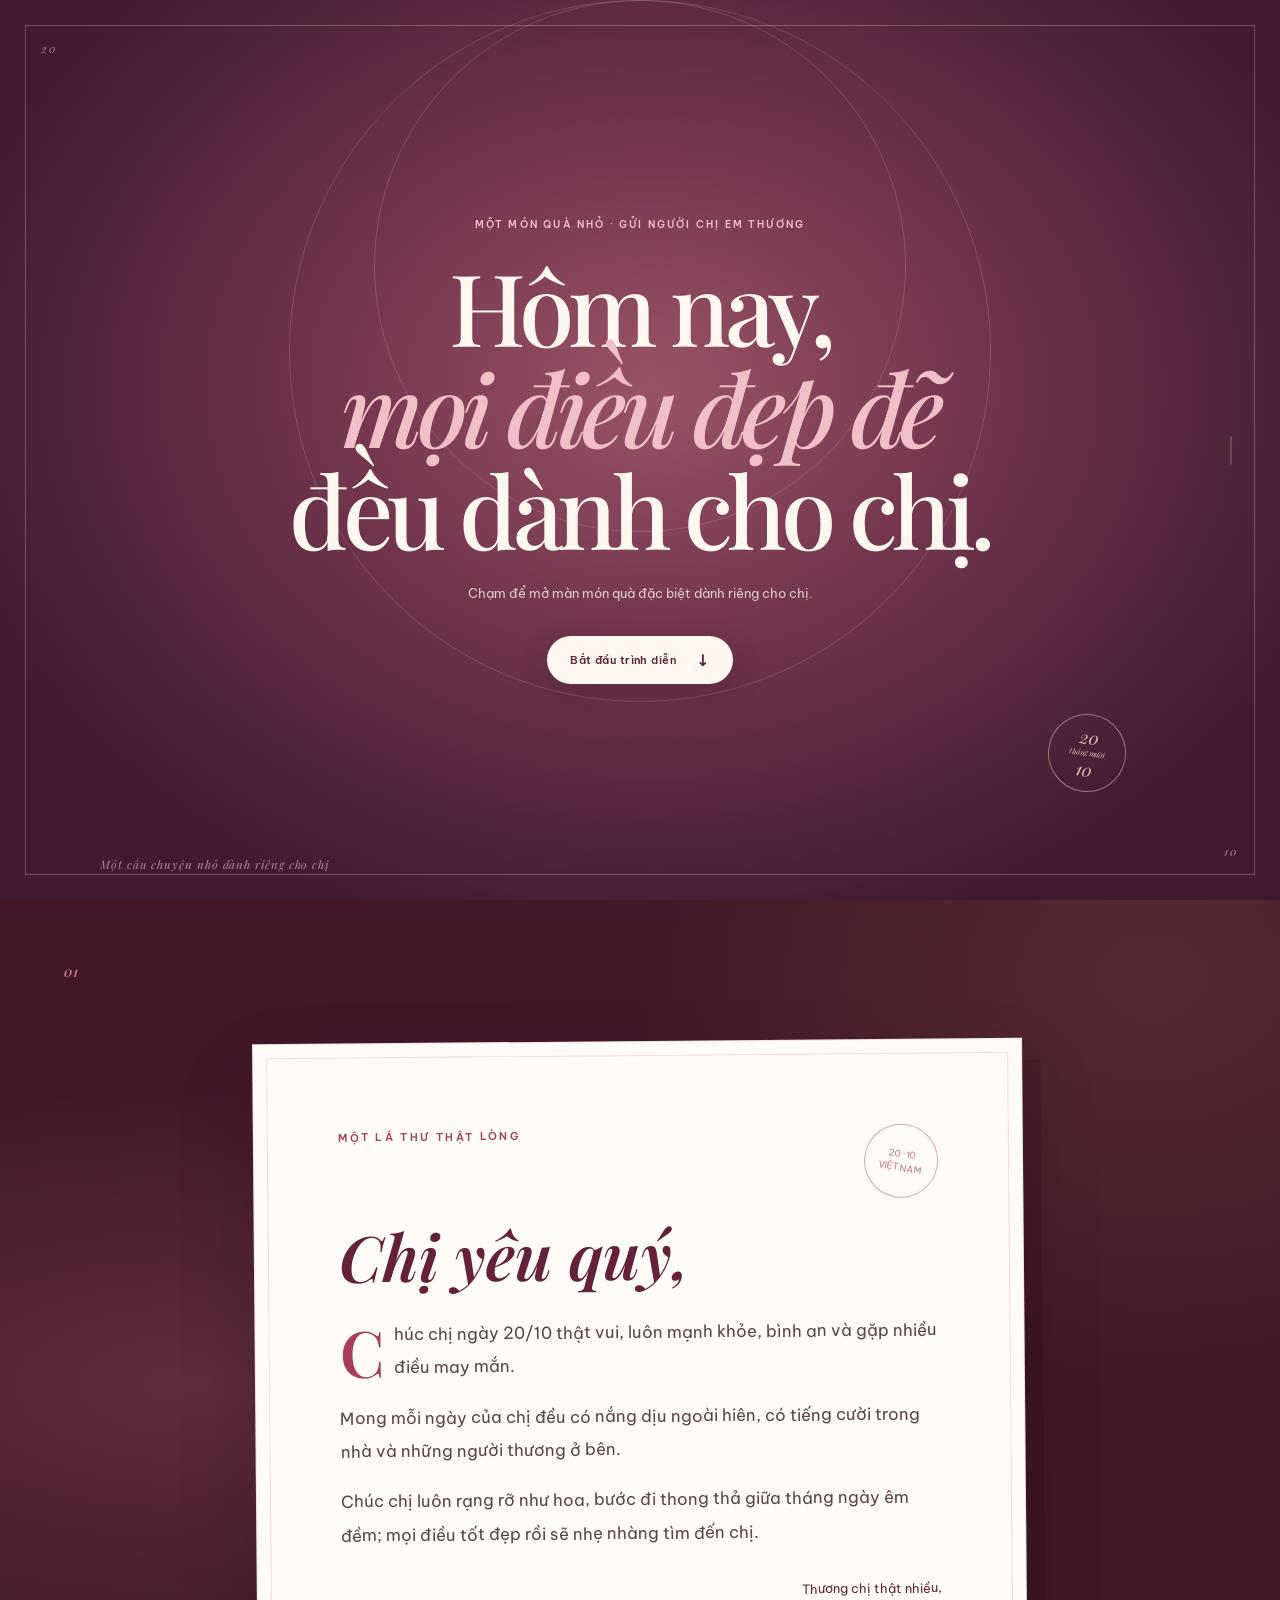
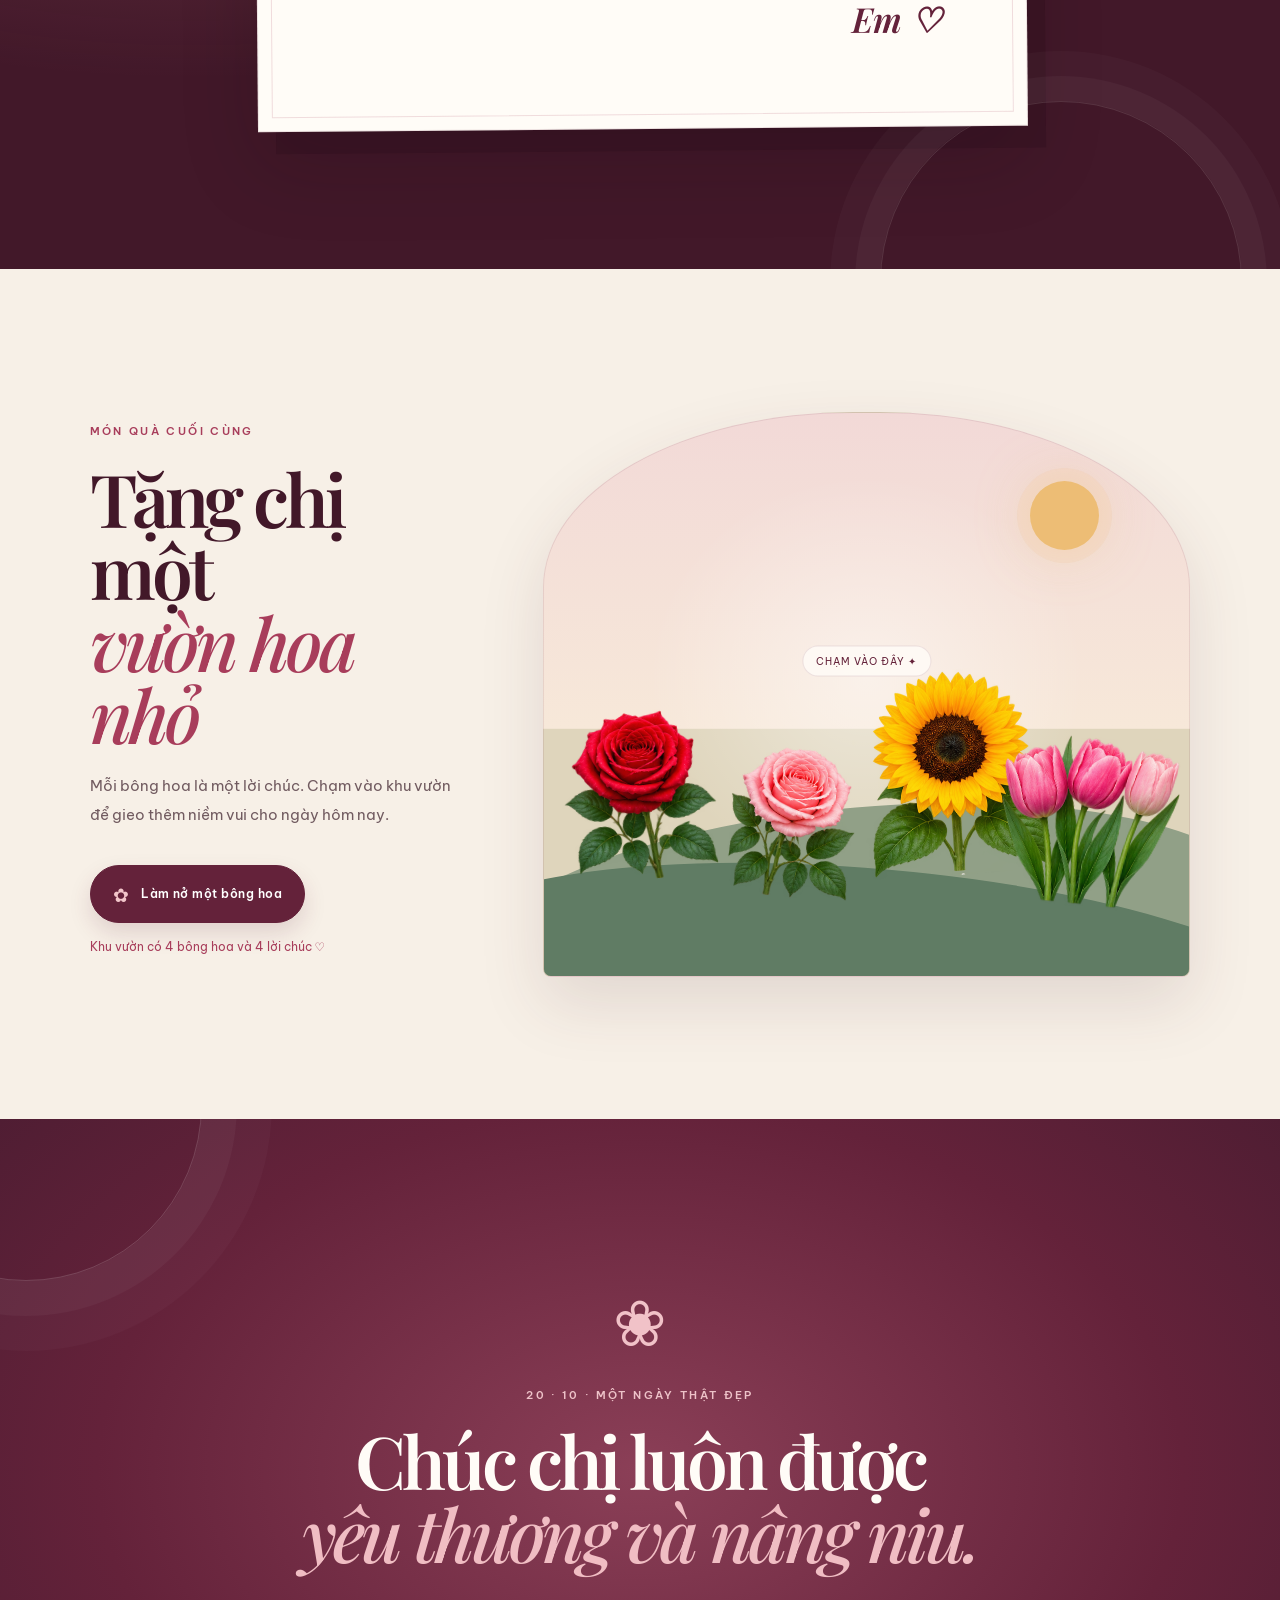
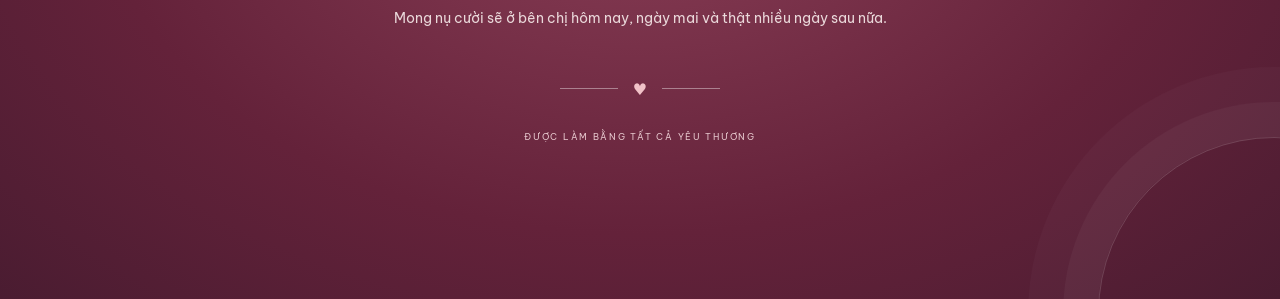
<file: index.html>
<!doctype html>
<html lang="vi">
  <head>
    <meta charset="UTF-8" />
    <meta name="viewport" content="width=device-width, initial-scale=1.0" />
    <meta name="theme-color" content="#64223a" />
    <meta name="description" content="Một món quà nhỏ bằng cả tấm lòng dành tặng chị nhân ngày Phụ nữ Việt Nam 20/10." />
    <title>Gửi chị ngày 20/10</title>
    <link rel="preconnect" href="https://fonts.googleapis.com" />
    <link rel="preconnect" href="https://fonts.gstatic.com" crossorigin />
    <link href="https://fonts.googleapis.com/css2?family=Be+Vietnam+Pro:wght@400;500;600&family=Playfair+Display:ital,wght@0,600;1,500;1,600&display=swap" rel="stylesheet" />
    <link rel="stylesheet" href="styles.css" />
  </head>
  <body class="locked">
    <div class="paper-grain" aria-hidden="true"></div>

    <section class="opening-story" id="openingStory" aria-label="Món quà ngày 20 tháng 10">
      <article class="story-scene story-cover" data-story-scene="0" aria-hidden="false">
        <div class="cover-frame" aria-hidden="true"><span>20</span><i></i><span>10</span></div>
        <div class="cover-copy">
          <p class="story-kicker">Một món quà nhỏ · gửi người chị em thương</p>
          <h1>Hôm nay,<br /><em>mọi điều đẹp đẽ</em><br />đều dành cho chị.</h1>
          <p class="story-subtitle">Chạm để mở màn món quà đặc biệt dành riêng cho chị.</p>
          <button class="story-button" type="button" data-story-next>
            Bắt đầu trình diễn <span>↓</span>
          </button>
        </div>
        <div class="cover-seal" aria-hidden="true"><span>20</span><i>tháng mười</i><span>10</span></div>
        <p class="cover-footnote">Một câu chuyện nhỏ dành riêng cho chị</p>
      </article>

      <article class="story-scene story-magic" data-story-scene="1" aria-label="Đĩa ma pháp 3D mở màn" aria-hidden="true" hidden>
        <iframe class="magic-disc-frame" id="magicDiscFrame" title="Hoạt cảnh đĩa ma pháp 3D" data-src="magic-disc.html" loading="lazy" allow="fullscreen" referrerpolicy="no-referrer"></iframe>
        <div class="magic-photo-burst" aria-hidden="true">
          <img class="magic-photo" src="images/sister-01.jpg" alt="" style="--photo-x:-68vw;--photo-y:-58vh;--photo-delay:0s;--grid-x:calc(0px - min(22vw,14vh));--grid-y:calc(0px - min(22vw,14vh))" />
          <img class="magic-photo" src="images/sister-02.jpg" alt="" style="--photo-x:68vw;--photo-y:-58vh;--photo-delay:1.5s;--grid-x:min(22vw,14vh);--grid-y:calc(0px - min(22vw,14vh))" />
          <img class="magic-photo" src="images/sister-03.jpg" alt="" style="--photo-x:-68vw;--photo-y:58vh;--photo-delay:3s;--grid-x:calc(0px - min(22vw,14vh));--grid-y:min(22vw,14vh)" />
          <img class="magic-photo" src="images/sister-04.jpg" alt="" style="--photo-x:68vw;--photo-y:58vh;--photo-delay:4.5s;--grid-x:min(22vw,14vh);--grid-y:min(22vw,14vh)" />
          <img class="magic-finale-photo" src="images/sister-05.jpg" alt="Chị trong một khoảnh khắc đáng nhớ" />
          <canvas class="magic-flower-canvas" id="magicFlowerCanvas" aria-hidden="true"></canvas>
        </div>
        <svg class="magic-return-threads" viewBox="0 0 100 100" preserveAspectRatio="none" aria-hidden="true">
          <defs><linearGradient id="magicThreadGradient"><stop stop-color="#fff4db"/><stop offset=".55" stop-color="#f3c1d0"/><stop offset="1" stop-color="#e7bb75"/></linearGradient></defs>
          <line class="magic-thread" x1="50" y1="50" x2="-18" y2="-8" pathLength="100" style="--thread-delay:0s" />
          <line class="magic-thread" x1="50" y1="50" x2="118" y2="-8" pathLength="100" style="--thread-delay:.08s" />
          <line class="magic-thread" x1="50" y1="50" x2="-18" y2="108" pathLength="100" style="--thread-delay:.16s" />
          <line class="magic-thread" x1="50" y1="50" x2="118" y2="108" pathLength="100" style="--thread-delay:.24s" />
        </svg>
        <p class="magic-photo-message" aria-hidden="true">từ</p>
        <div class="magic-disc-vignette" aria-hidden="true"></div>
        <button class="story-back" type="button" data-story-prev>← <span>Trở lại</span></button>
      </article>

      <article class="story-scene story-fireworks" data-story-scene="2" aria-hidden="true" hidden>
        <canvas class="fireworks-canvas" id="fireworksCanvas" aria-hidden="true"></canvas>
        <div class="fireworks-halo" aria-hidden="true"></div>
        <div class="fireworks-horizon" aria-hidden="true"></div>
        <div class="fireworks-frame" aria-hidden="true">
          <i class="frame-corner frame-top-left"></i><i class="frame-corner frame-top-right"></i>
          <i class="frame-corner frame-bottom-left"></i><i class="frame-corner frame-bottom-right"></i>
        </div>
        <div class="fireworks-date" aria-hidden="true"><span>20 <i>·</i> 10</span><small>tháng mười</small></div>
        <svg class="fireworks-crest" viewBox="0 0 300 90" aria-hidden="true">
          <g fill="none" stroke="currentColor" stroke-linecap="round" stroke-linejoin="round">
            <path d="M14 69c36 0 42-37 77-37 18 0 28 11 40 23m111 14c-36 0-42-37-77-37-18 0-28 11-40 23"/>
            <path d="M43 58c10-12 21-13 31-5-6 13-17 16-31 5Zm42-19c10-12 21-13 31-5-6 13-17 16-31 5Zm129 19c-10-12-21-13-31-5 6 13 17 16 31 5Zm-42-19c-10-12-21-13-31-5 6 13 17 16 31 5Z"/>
            <path d="M139 37c-12-12-4-23 6-15 6-13 17-8 12 4 15-2 16 10 2 13 8 11-3 18-10 7-9 10-20 2-10-9Z"/>
          </g>
          <circle cx="150" cy="43" r="3" fill="currentColor"/>
        </svg>
        <div class="fireworks-petals" aria-hidden="true"><i></i><i></i><i></i><i></i><i></i><i></i></div>
        <button class="story-back" type="button" data-story-prev>← <span>Trở lại</span></button>
        <div class="fireworks-end-card" aria-hidden="true">
          <span>20 · 10</span>
        </div>
      </article>

      <article class="story-scene story-blossom" data-story-scene="3" aria-hidden="true" hidden>
        <div class="blossom-glow" aria-hidden="true"></div>
        <button class="story-back" type="button" data-story-prev>← <span>Trở lại</span></button>
        <svg class="blossom-bouquet" viewBox="0 0 860 1024" aria-hidden="true" focusable="false">
          <defs><clipPath id="storyBouquetClip"><polygon points="0,0 5,0 501,8 501,16 503,24 503,32 526,40 532,48 683,56 687,64 691,72 696,80 698,88 701,96 704,104 706,112 709,120 712,128 715,136 717,144 720,152 722,160 725,168 727,176 792,184 792,192 792,200 791,208 789,216 787,224 785,232 783,240 781,248 818,256 818,264 818,272 816,280 811,288 807,296 803,304 808,312 822,320 836,328 852,336 853,344 853,352 850,360 844,368 837,376 831,384 824,392 820,400 820,408 817,416 811,424 804,432 797,440 790,448 785,456 798,464 807,472 812,480 813,488 813,496 812,504 806,512 796,520 787,528 776,536 767,544 757,552 746,560 737,568 733,576 726,584 718,592 708,600 704,608 700,616 697,624 693,632 688,640 683,648 678,656 672,664 665,672 658,680 646,688 629,696 568,704 568,712 571,720 580,728 587,736 595,744 602,752 610,760 617,768 625,776 632,784 639,792 644,800 644,808 644,816 643,824 640,832 641,840 650,848 659,856 665,864 672,872 677,880 681,888 685,896 687,904 687,912 684,920 677,928 673,936 671,944 668,952 665,960 662,968 445,976 398,984 399,992 401,1000 401,1008 401,1016 5,1024 0,1024" /></clipPath></defs>
          <image href="images/bouquet-a10.png" width="1536" height="1024" clip-path="url(#storyBouquetClip)" />
        </svg>
        <div class="blossom-copy">
          <p class="story-kicker">Sau ánh sáng là một lời chúc</p>
          <h2>Mong những ngày của chị<br /><em>luôn nở hoa.</em></h2>
          <p>Chúc chị luôn bình yên, rạng rỡ và được yêu thương thật nhiều.</p>
          <button class="story-button" type="button" id="enterGift">
            Mở món quà của em <span>↗</span>
          </button>
        </div>
      </article>
    </section>

    <section class="intro" id="intro" aria-label="Mở phong thư" aria-hidden="true">
      <div class="intro-flower flower-a" aria-hidden="true">✿</div>
      <div class="intro-flower flower-b" aria-hidden="true">❀</div>
      <p class="eyebrow">Một món quà nhỏ · 20 tháng 10</p>
      <button class="envelope" id="openGift" type="button" aria-label="Mở phong thư">
        <span class="envelope-back"></span>
        <span class="letter">
          <span class="letter-mark">Gửi chị</span>
          <span class="tiny-heart">♥</span>
        </span>
        <span class="envelope-front"></span>
        <span class="envelope-flap"></span>
        <span class="wax-seal">20<span>/10</span></span>
      </button>
      <button class="open-label" id="openLabel" type="button">Chạm để mở món quà <span>↗</span></button>
    </section>

    <main id="mainContent" aria-hidden="true">
      <header class="hero">
        <nav class="nav" aria-label="Điều hướng chính">
          <a class="brand" href="#top" aria-label="Về đầu trang">20<span>·</span>10</a>
          <a class="nav-link" href="#garden">Một vườn hoa cho chị <span>↓</span></a>
        </nav>

        <div class="hero-content" id="top">
          <div class="date-card" aria-label="Ngày 20 tháng 10">
            <span>Tháng mười</span>
            <strong>20</strong>
            <small>Ngày Phụ nữ Việt Nam</small>
          </div>
          <div class="hero-copy">
            <p class="eyebrow">Dành riêng cho người chị tuyệt vời</p>
            <h1>Gửi chị,<br /><em>một trời thương mến.</em></h1>
            <p class="lead">Cảm ơn chị vì đã luôn là người lắng nghe, luôn sẵn sàng trả lời câu hỏi của em.</p>
            <a class="text-link" href="#letter">Đọc lời em muốn nói <span>↘</span></a>
          </div>
          <div class="hero-art" aria-hidden="true">
            <div class="art-orbit orbit-one"></div>
            <div class="art-orbit orbit-two"></div>
            <span class="art-caption">For you, always</span>
            <svg class="hero-bouquet" viewBox="0 0 789 1024" aria-hidden="true" focusable="false">
          <defs><clipPath id="heroBouquetClip"><polygon points="0,0 5,0 377,8 478,16 479,24 480,32 482,40 606,48 609,56 693,64 696,72 696,80 695,88 695,96 686,104 686,112 679,120 679,128 677,136 694,144 708,152 721,160 732,168 736,176 736,184 736,192 732,200 735,208 745,216 754,224 759,232 760,240 760,248 757,256 751,264 745,272 740,280 734,288 729,296 724,304 725,312 734,320 743,328 752,336 758,344 762,352 762,360 762,368 754,376 766,384 771,392 771,400 771,408 764,416 755,424 762,432 768,440 772,448 777,456 780,464 782,472 782,480 782,488 772,496 759,504 748,512 735,520 723,528 710,536 698,544 695,552 692,560 689,568 685,576 681,584 675,592 668,600 619,608 615,616 612,624 607,632 601,640 593,648 548,656 555,664 561,672 565,680 571,688 575,696 579,704 583,712 588,720 591,728 591,736 590,744 580,752 557,760 552,768 562,776 571,784 580,792 587,800 595,808 602,816 606,824 606,832 606,840 603,848 602,856 599,864 584,872 582,880 580,888 577,896 576,904 574,912 574,920 573,928 572,936 571,944 568,952 563,960 552,968 541,976 476,984 468,992 394,1000 382,1008 369,1016 5,1024 0,1024" /></clipPath></defs>
          <image href="images/bouquet-a9.png" width="1536" height="1024" clip-path="url(#heroBouquetClip)" />
        </svg>
            <span class="art-note">một bó hoa<br />gửi người em thương</span>
          </div>
        </div>
        <div class="scroll-note"><span></span> Cuộn xuống để nhận thêm yêu thương</div>
      </header>

      <section class="letter-section reveal" id="letter">
        <div class="section-number">01</div>
        <div class="letter-paper">
          <div class="letter-heading">
            <p class="eyebrow">Một lá thư thật lòng</p>
            <span class="postmark">20 · 10<br />VIỆT NAM</span>
          </div>
          <h2>Chị yêu quý,</h2>
          <div class="letter-body">
            <p>Chúc chị ngày 20/10 thật vui, luôn mạnh khỏe, bình an và gặp nhiều điều may mắn.</p>
            <p>Mong mỗi ngày của chị đều có nắng dịu ngoài hiên, có tiếng cười trong nhà và những người thương ở bên.</p>
            <p>Chúc chị luôn rạng rỡ như hoa, bước đi thong thả giữa tháng ngày êm đềm; mọi điều tốt đẹp rồi sẽ nhẹ nhàng tìm đến chị.</p>
          </div>
          <div class="signature">
            <span>Thương chị thật nhiều,</span>
            <strong>Em ♡</strong>
          </div>
        </div>
      </section>

<section class="garden reveal" id="garden" aria-labelledby="garden-title">
        <div class="garden-copy">
          <p class="eyebrow">Món quà cuối cùng</p>
          <h2 id="garden-title">Tặng chị một<br /><em>vườn hoa nhỏ</em></h2>
          <p>Mỗi bông hoa là một lời chúc. Chạm vào khu vườn để gieo thêm niềm vui cho ngày hôm nay.</p>
          <button class="bloom-button" id="bloomButton" type="button">
            <span class="button-icon">✿</span>
            Làm nở một bông hoa
          </button>
          <p class="bloom-count" id="bloomCount" aria-live="polite">Khu vườn có 4 bông hoa và 4 lời chúc ♡</p>
        </div>
        <div class="garden-stage" id="gardenStage" role="group" aria-label="Khu vườn hoa tương tác">
          <div class="sun" aria-hidden="true"></div>
          <div class="hill hill-back" aria-hidden="true"></div>
          <div class="hill hill-front" aria-hidden="true"></div>
          <div class="garden-flower f1" aria-hidden="true"><span class="garden-flower-sprite" data-row="0" style="--flower-col:0"></span></div>
          <div class="garden-flower f2" aria-hidden="true"><span class="garden-flower-sprite" data-row="0" style="--flower-col:1"></span></div>
          <div class="garden-flower f3" aria-hidden="true"><span class="garden-flower-sprite" data-row="1" style="--flower-col:0"></span></div>
          <div class="garden-flower f4" aria-hidden="true"><span class="garden-flower-sprite" data-row="1" style="--flower-col:2"></span></div>
          <span class="garden-hint">chạm vào đây ✦</span>
        </div>
      </section>

      <footer class="closing reveal">
        <div class="closing-flower" aria-hidden="true">❀</div>
        <p class="eyebrow">20 · 10 · Một ngày thật đẹp</p>
        <h2>Chúc chị luôn được<br /><em>yêu thương và nâng niu.</em></h2>
        <p>Mong nụ cười sẽ ở bên chị hôm nay, ngày mai và thật nhiều ngày sau nữa.</p>
        <div class="heart-line"><span></span>♥<span></span></div>
        <small>Được làm bằng tất cả yêu thương</small>
      </footer>
    </main>

    <script src="script.js"></script>
    <script src="autoplay-music.js"></script>
    <script src="visit-notify.js" defer></script>
  </body>
</html>
</file>
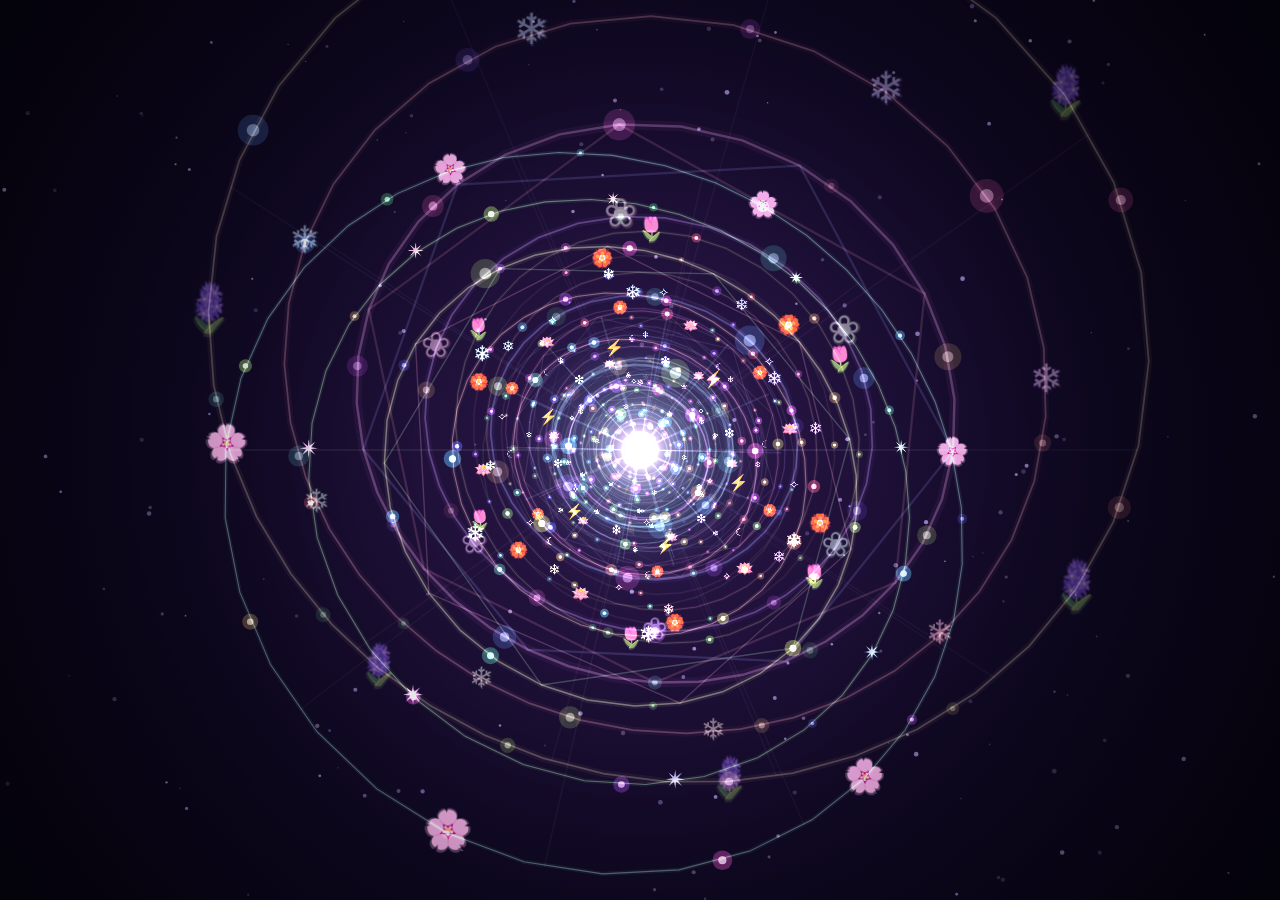
<file: magic-disc.html>
<!DOCTYPE html>
<html lang="vi">
<head>
  <meta charset="UTF-8" />
  <meta name="viewport" content="width=device-width, initial-scale=1.0" />
  <title>Đĩa Ma Pháp 3D · Gửi Chị 20/10</title>
  <style>
    * { box-sizing: border-box; margin: 0; padding: 0; }
    html, body {
      width: 100%;
      height: 100%;
      overflow: hidden;
      background: #04020a;
    }
    canvas#c {
      display: block;
      width: 100vw;
      height: 100vh;
      cursor: pointer;
    }
  </style>
</head>
<body>
  <canvas id="c" title="Chạm hoặc nhấp chuột để kích hoạt lại hiệu ứng bung xoay đĩa mở đầu"></canvas>
  <script>
    const cv = document.getElementById('c');
    const x = cv.getContext('2d');
    const TAU = Math.PI * 2, PI = Math.PI;

    let W = 0, H = 0, CX = 0, CY = 0, F = 860;
    const ZN = 160, ZF = 1850, N = 8, LOOP = 10;
    const RR = [46, 80, 116, 154, 194, 236];
    const PAL = [46, 275, 190, 320, 140, 225, 20];
    const GLYPHS = ['★', '♥', '✦', '✧', '☾', '♪', '●', '❄', '❇', '⚡', '❀', '✴'];
    const ANIMALS = ['🌸', '🌹', '🌺', '🌻', '🌼', '🌷', '🪷', '💐', '🏵️', '🪻'];

    let rs = 424242;
    const rnd = () => {
      rs = (rs * 1664525 + 1013904223) >>> 0;
      return rs / 4294967296;
    };

    // Bảng tra lượng giác cho đường tròn 36 đoạn & 10 đỉnh & 14 tia
    const RING_STEPS = 36;
    const COS_36 = new Float32Array(RING_STEPS + 1);
    const SIN_36 = new Float32Array(RING_STEPS + 1);
    for (let i = 0; i <= RING_STEPS; i++) {
      const a = (i / RING_STEPS) * TAU;
      COS_36[i] = Math.cos(a);
      SIN_36[i] = Math.sin(a);
    }

    const COS_10 = new Float32Array(10);
    const SIN_10 = new Float32Array(10);
    for (let i = 0; i < 10; i++) {
      const a = (i / 10) * TAU;
      COS_10[i] = Math.cos(a);
      SIN_10[i] = Math.sin(a);
    }

    // Lưu đệm (Sprite Cache) cho ký tự và hoa, giữ nguyên 2 lớp vẽ phát sáng như bản gốc
    const spriteCache = new Map();
    function getGlyphSprite(ch, hue) {
      const key = ch + '_' + hue;
      let sp = spriteCache.get(key);
      if (sp) return sp;
      const sz = 64, half = sz * 0.5;
      sp = document.createElement('canvas');
      sp.width = sz;
      sp.height = sz;
      const sc = sp.getContext('2d');
      sc.textAlign = 'center';
      sc.textBaseline = 'middle';
      sc.font = '44px serif';
      sc.fillStyle = 'hsla(' + hue + ',100%,80%,0.35)';
      sc.fillText(ch, half, half);
      sc.font = '39.6px serif';
      sc.fillStyle = 'hsla(' + hue + ',100%,92%,1)';
      sc.fillText(ch, half, half);
      spriteCache.set(key, sp);
      return sp;
    }

    let T = 0, ph = 0, introT = 0;
    let BGC = null, VGC = null;
    const discs = [];
    const stars = [];

    for (let i = 0; i < N; i++) {
      const g1 = GLYPHS[(rnd() * GLYPHS.length) | 0];
      const g2 = GLYPHS[(rnd() * GLYPHS.length) | 0];
      const an = ANIMALS[(rnd() * ANIMALS.length) | 0];
      const spd = RR.map(() => (0.4 + rnd() * 1.5) * (rnd() < 0.5 ? -1 : 1));
      const sc = 0.78 + rnd() * 0.55;
      const hueBase = (rnd() * 360) | 0;
      const rad = RR.map(v => v * sc);
      const hues = [];
      for (let k = 0; k < 20; k++) {
        hues.push((hueBase + k * 42) % 360);
      }
      const rayHues = [];
      for (let m = 0; m < 14; m++) {
        rayHues.push(((hueBase + 40 * Math.sin(m)) % 360 + 360) % 360);
      }

      const gList = [
        { ch: g1, ring: 4, n: 8, fm: 17, sprites: [] },
        { ch: g2, ring: 2, n: 6, fm: 17, sprites: [] },
        { ch: an, ring: 5, n: 6, fm: 24, sprites: [] }
      ];
      for (const gg of gList) {
        for (let m = 0; m < gg.n; m++) {
          gg.sprites.push(getGlyphSprite(gg.ch, hues[gg.ring + m]));
        }
      }

      discs.push({
        off: i / N,
        hueA: PAL[i % PAL.length],
        hueB: PAL[(i + 3) % PAL.length],
        tph: rnd() * TAU,
        spd,
        sc,
        rad,
        hueBase,
        hues,
        rayHues,
        g: gList,
        z: 0
      });
    }

    const sortedDiscs = discs.slice();

    function initStars() {
      stars.length = 0;
      for (let i = 0; i < 180; i++) {
        stars.push({
          x: rnd() * W,
          y: rnd() * H,
          s: 0.6 + rnd() * 1.8,
          p: rnd() * TAU
        });
      }
    }

    function resize() {
      const dpr = Math.min(window.devicePixelRatio || 1, 1.5);
      W = Math.max(1, Math.floor(window.innerWidth * dpr));
      H = Math.max(1, Math.floor(window.innerHeight * dpr));
      cv.width = W;
      cv.height = H;
      CX = W * 0.5;
      CY = H * 0.5;
      F = Math.min(W, H) * 0.8;
      BGC = null;
      VGC = null;
      initStars();
    }

    window.addEventListener('resize', resize);
    resize();

    // Nhấp hoặc chạm vào màn hình để xem lại hiệu ứng bung xoay đĩa lúc đầu
    cv.addEventListener('pointerdown', () => {
      introT = 0;
    });

    // Vector cơ sở 3D tính trực tiếp không tạo mảng phụ
    let U0 = 1, U1 = 0, U2 = 0;
    let V0 = 0, V1 = 1, V2 = 0;
    function updateBasis(tx, ty) {
      const cx = Math.cos(tx), sx = Math.sin(tx);
      const cy = Math.cos(ty), sy = Math.sin(ty);
      U0 = cy;
      U1 = 0;
      U2 = -sy;
      V0 = sx * sy;
      V1 = cx;
      V2 = sx * cy;
    }

    let PX = 0, PY = 0, PS = 0;
    function pOnDiscTrig(Zc, r, c, s) {
      const pz = Zc + r * (c * U2 + s * V2);
      if (pz < ZN * 0.5) return false;
      PS = F / pz;
      PX = CX + r * (c * U0 + s * V0) * PS;
      PY = CY + r * (c * U1 + s * V1) * PS;
      return true;
    }

    function ring3D(Zc, r, spin, ss, hue, al) {
      const cs = Math.cos(spin), sn = Math.sin(spin);
      x.beginPath();
      let first = true;
      for (let i = 0; i <= RING_STEPS; i++) {
        const c = COS_36[i] * cs - SIN_36[i] * sn;
        const s = SIN_36[i] * cs + COS_36[i] * sn;
        if (!pOnDiscTrig(Zc, r, c, s)) continue;
        if (first) {
          x.moveTo(PX, PY);
          first = false;
        } else {
          x.lineTo(PX, PY);
        }
      }
      x.closePath();
      x.strokeStyle = 'hsla(' + hue + ',95%,72%,' + (al * 0.22) + ')';
      x.lineWidth = 4.2 * ss;
      x.stroke();
      x.strokeStyle = 'hsla(' + hue + ',100%,88%,' + al + ')';
      x.lineWidth = 1.1 * ss;
      x.stroke();
    }

    function node3DTrig(Zc, r, c, s, sz, hue, a) {
      if (!pOnDiscTrig(Zc, r, c, s)) return;
      const R = sz * PS;
      x.fillStyle = 'hsla(' + hue + ',100%,68%,' + (a * 0.5) + ')';
      x.beginPath();
      x.arc(PX, PY, R * 2.2, 0, TAU);
      x.fill();
      x.fillStyle = 'hsla(' + hue + ',100%,93%,' + a + ')';
      x.beginPath();
      x.arc(PX, PY, R * 0.9, 0, TAU);
      x.fill();
    }

    function drawDisc3D(d, spinBoost, scaleOpen, GA) {
      const p = (ph + d.off) % 1;
      const Zc = ZF - p * (ZF - ZN);
      let al = 1;
      if (Zc > ZF - 300) al = (ZF - Zc) / 300;
      if (Zc < 480) al = Math.max(0, (Zc - ZN) / (480 - ZN));
      al *= GA;
      if (al <= 0.005) return;

      const pr = 0.6 + 0.4 * Math.sin(ph * TAU * 2 + d.off * 6);
      updateBasis(
        0.42 * Math.sin(ph * TAU + d.tph),
        0.32 * Math.cos(ph * TAU * 0.7 + d.tph)
      );
      const ss = Math.min(4.5, Math.max(0.5, (F / Zc) * 0.9));
      const rad = d.rad;
      const hues = d.hues;
      const phTau = (ph * TAU + spinBoost) * 0.5;
      const phTau3 = ph * TAU * 3;

      // 1. Vẽ 6 vòng đa sắc + 10 hạt sáng xoay đa sắc trên mỗi vòng
      for (let k = 0; k < 6; k++) {
        const r = rad[k] * scaleOpen;
        const spin = d.spd[k] * phTau;
        const hue = hues[k];
        ring3D(Zc, r, spin, ss * (k % 3 ? 0.8 : 1.1), hue, 0.5 * pr * al);

        const cs = Math.cos(spin), sn = Math.sin(spin);
        for (let i = 0; i < 10; i++) {
          const tw = 0.4 + 0.6 * Math.abs(Math.sin(phTau3 + i + k));
          const c = COS_10[i] * cs - SIN_10[i] * sn;
          const s = SIN_10[i] * cs + COS_10[i] * sn;
          node3DTrig(
            Zc,
            r,
            c,
            s,
            (i % 2 ? 1.5 : 2.3) * tw + 0.5,
            hues[k + i],
            0.75 * tw * al
          );
        }
      }

      // 2. Vẽ 10 đường nan hoa nối từ vòng trong ra vòng ngoài
      const r0 = rad[0] * scaleOpen;
      const r5 = rad[5] * scaleOpen;
      x.lineWidth = 0.7 * ss;
      for (let i = 0; i < 10; i++) {
        if (!pOnDiscTrig(Zc, r0, COS_10[i], SIN_10[i])) continue;
        const x0 = PX, y0 = PY;
        if (!pOnDiscTrig(Zc, r5, COS_10[i], SIN_10[i])) continue;
        x.strokeStyle = 'hsla(' + hues[i % 6] + ',90%,78%,' + (0.1 * pr * al) + ')';
        x.beginPath();
        x.moveTo(x0, y0);
        x.lineTo(PX, PY);
        x.stroke();
      }

      // 3. Vẽ 2 vòng lục giác ma pháp xoay ở giữa
      const r3 = rad[3] * scaleOpen;
      for (let t = 0; t < 2; t++) {
        x.strokeStyle = 'hsla(' + hues[t ? 1 : 4] + ',100%,82%,' + (0.32 * pr * al) + ')';
        x.lineWidth = 1.1 * ss;
        x.beginPath();
        let f0 = true;
        const baseA = t * (PI / 6) + d.spd[3] * phTau;
        for (let i = 0; i <= 6; i++) {
          const A = (i / 6) * TAU + baseA;
          if (pOnDiscTrig(Zc, r3, Math.cos(A), Math.sin(A))) {
            if (f0) {
              x.moveTo(PX, PY);
              f0 = false;
            } else {
              x.lineTo(PX, PY);
            }
          }
        }
        x.closePath();
        x.stroke();
      }

      // 4. Vẽ các ký tự & bông hoa xoay tròn trên từng vòng (dùng Sprite Cache siêu mượt)
      const prevAlpha = x.globalAlpha;
      x.globalAlpha = 0.9 * al;
      for (let gIdx = 0; gIdx < d.g.length; gIdx++) {
        const gg = d.g[gIdx];
        const spin = d.spd[gg.ring] * phTau;
        const r = rad[gg.ring] * scaleOpen;
        const n = gg.n;
        for (let i = 0; i < n; i++) {
          const A = (i / n) * TAU + spin;
          if (!pOnDiscTrig(Zc, r, Math.cos(A), Math.sin(A))) continue;
          const fs = Math.max(8, Math.min(52, gg.fm * PS));
          const drawSz = fs * 1.45;
          x.drawImage(gg.sprites[i], PX - drawSz * 0.5, PY - drawSz * 0.5, drawSz, drawSz);
        }
      }
      x.globalAlpha = prevAlpha;

      // 5. Vẽ tâm sáng và 14 tia sáng xoay ngược chiều ở tâm đĩa
      if (Zc >= ZN * 0.5) {
        const cpScale = F / Zc;
        const cr = Math.max(1, rad[1] * scaleOpen * cpScale * 1.1);
        const g = x.createRadialGradient(CX, CY, 0, CX, CY, cr);
        g.addColorStop(0, 'rgba(255,255,255,' + (0.5 * pr * al) + ')');
        g.addColorStop(0.35, 'hsla(' + d.hueA + ',100%,75%,' + (0.22 * pr * al) + ')');
        g.addColorStop(1, 'rgba(0,0,0,0)');
        x.fillStyle = g;
        x.beginPath();
        x.arc(CX, CY, cr, 0, TAU);
        x.fill();

        const rRay = rad[1] * scaleOpen * 0.9;
        x.lineWidth = 0.8 * ss;
        for (let i = 0; i < 14; i++) {
          const A = (i / 14) * TAU - phTau;
          if (!pOnDiscTrig(Zc, rRay, Math.cos(A), Math.sin(A))) continue;
          x.strokeStyle = 'hsla(' + d.rayHues[i] + ',100%,85%,' + (0.25 * pr * al) + ')';
          x.beginPath();
          x.moveTo(CX, CY);
          x.lineTo(PX, PY);
          x.stroke();
        }
      }
    }

    function drawBG() {
      if (!BGC) {
        BGC = document.createElement('canvas');
        BGC.width = W;
        BGC.height = H;
        const b = BGC.getContext('2d');
        const g = b.createRadialGradient(CX, CY, 40, CX, CY, Math.max(W, H) * 0.75);
        g.addColorStop(0, '#2a1748');
        g.addColorStop(0.45, '#110926');
        g.addColorStop(1, '#04020a');
        b.fillStyle = g;
        b.fillRect(0, 0, W, H);
      }
      x.drawImage(BGC, 0, 0);
    }

    function drawStars() {
      for (let i = 0; i < stars.length; i++) {
        const s = stars[i];
        const tw = 0.3 + 0.7 * (0.5 + 0.5 * Math.sin(T * 2.2 + s.p));
        x.fillStyle = 'rgba(212,202,255,' + (tw * 0.6) + ')';
        x.beginPath();
        x.arc(s.x, s.y, s.s, 0, TAU);
        x.fill();
      }
    }

    let lastTime = performance.now();
    let animationFrameId = 0;
    let animationPaused = false;
    window.addEventListener('message', (event) => {
      if (event.source !== window.parent) return;
      if (event.data?.type === 'pause-magic-disc') {
        animationPaused = true;
        window.cancelAnimationFrame(animationFrameId);
      } else if (event.data?.type === 'resume-magic-disc' && animationPaused) {
        animationPaused = false;
        lastTime = performance.now();
        animationFrameId = window.requestAnimationFrame(frame);
      }
    });
    function frame(now) {
      const dt = Math.min(0.05, Math.max(0.001, (now - lastTime) * 0.001)) * 1.8;
      lastTime = now;
      T += dt;
      introT += dt;
      ph = (T % LOOP) / LOOP;

      // Hiệu ứng bung xoay đĩa + chớp sáng mở đầu (0 -> 1.6s)
      const introProgress = Math.min(1, introT / 1.4);
      const easeOut = 1 - Math.pow(1 - introProgress, 3);
      const spinBoost = (1 - easeOut) * 2.8;
      const scaleOpen = 0.25 + 0.75 * easeOut;
      const GA = Math.min(1, introT / 0.9);

      x.globalCompositeOperation = 'source-over';
      drawBG();

      x.globalCompositeOperation = 'lighter';
      drawStars();

      for (let i = 0; i < N; i++) {
        const d = sortedDiscs[i];
        d.z = ZF - ((ph + d.off) % 1) * (ZF - ZN);
      }
      sortedDiscs.sort((a, b) => b.z - a.z);

      for (let i = 0; i < N; i++) {
        drawDisc3D(sortedDiscs[i], spinBoost, scaleOpen, GA);
      }

      // Chớp sáng (flash) lúc đĩa mới bung xoay lúc đầu
      if (introT < 0.75) {
        const fp = introT / 0.75;
        const fg = x.createRadialGradient(CX, CY, 0, CX, CY, Math.max(W, H) * 0.65);
        fg.addColorStop(0, 'rgba(195,235,255,' + (0.65 * (1 - fp)) + ')');
        fg.addColorStop(1, 'rgba(0,0,0,0)');
        x.fillStyle = fg;
        x.fillRect(0, 0, W, H);
      }

      x.globalCompositeOperation = 'source-over';
      if (!VGC) {
        VGC = document.createElement('canvas');
        VGC.width = W;
        VGC.height = H;
        const b = VGC.getContext('2d');
        const vg = b.createRadialGradient(CX, CY, Math.min(W, H) * 0.25, CX, CY, Math.max(W, H) * 0.75);
        vg.addColorStop(0, 'rgba(0,0,0,0)');
        vg.addColorStop(1, 'rgba(0,0,0,0.65)');
        b.fillStyle = vg;
        b.fillRect(0, 0, W, H);
      }
      x.drawImage(VGC, 0, 0);

      animationFrameId = requestAnimationFrame(frame);
    }

    animationFrameId = requestAnimationFrame(frame);
  </script>
</body>
</html>
</file>
<file: styles.css>
:root {
  --wine: #64223a;
  --wine-dark: #421829;
  --berry: #a83d5b;
  --rose: #d78691;
  --petal: #f1d8d9;
  --pearl: #fffaf3;
  --cream: #f7f0e7;
  --paper: #fffcf7;
  --ink: #3b2930;
  --muted: #806b70;
  --sage: #526c58;
  --sage-light: #9ba98a;
  --gold: #d9a650;
  --serif: "Playfair Display", Georgia, serif;
  --sans: "Be Vietnam Pro", system-ui, sans-serif;
  color-scheme: light;
}

* { box-sizing: border-box; }
html { scroll-behavior: smooth; scroll-padding-top: 28px; }
body { margin: 0; overflow-x: hidden; background: var(--cream); color: var(--ink); font-family: var(--sans); -webkit-font-smoothing: antialiased; }
body.locked { overflow: hidden; }
button, a { -webkit-tap-highlight-color: transparent; }
a { color: inherit; }
button:focus-visible, a:focus-visible { outline: 3px solid #d9a650; outline-offset: 5px; }
::selection { background: #e9bdc4; color: var(--wine-dark); }

.paper-grain { position: fixed; inset: 0; z-index: 100; pointer-events: none; opacity: .11; mix-blend-mode: multiply; background-image: url("data:image/svg+xml,%3Csvg viewBox='0 0 180 180' xmlns='http://www.w3.org/2000/svg'%3E%3Cfilter id='n'%3E%3CfeTurbulence type='fractalNoise' baseFrequency='.8' numOctaves='3' stitchTiles='stitch'/%3E%3C/filter%3E%3Crect width='100%25' height='100%25' filter='url(%23n)' opacity='.12'/%3E%3C/svg%3E"); }
.eyebrow { margin: 0; color: var(--berry); font-size: .67rem; font-weight: 600; letter-spacing: .22em; line-height: 1.8; text-transform: uppercase; }

/* Opening card */
.intro { position: fixed; inset: 0; z-index: 50; display: grid; place-content: center; justify-items: center; overflow: hidden; background: radial-gradient(ellipse at 50% 46%, #fffaf2 0, var(--cream) 68%); transition: transform 1s cubic-bezier(.77,0,.18,1), opacity .8s ease; }
.intro.opened { transform: translateY(-105%); opacity: 0; pointer-events: none; }
.intro::before, .intro::after { position: absolute; width: min(65vw, 620px); aspect-ratio: 1; border: 1px solid rgba(100,34,58,.09); border-radius: 50%; content: ""; }
.intro::after { width: min(48vw, 450px); }
.intro .eyebrow { z-index: 2; margin: 0 0 46px; text-align: center; }
.intro-flower { position: absolute; color: var(--rose); font: 4rem var(--serif); opacity: .17; animation: slow-spin 24s linear infinite; }
.flower-a { top: 12%; left: 9%; }.flower-b { right: 8%; bottom: 10%; animation-direction: reverse; }
.envelope { position: relative; z-index: 2; width: min(370px, 75vw); aspect-ratio: 1.48; padding: 0; border: 0; background: none; cursor: pointer; filter: drop-shadow(0 28px 24px rgba(66,24,41,.15)); perspective: 1000px; }
.envelope-back, .envelope-front, .envelope-flap { position: absolute; inset: 0; border-radius: 5px; }
.envelope-back { background: #e2b6ae; }
.letter { position: absolute; z-index: 1; top: 7%; right: 8%; left: 8%; display: grid; height: 82%; place-content: center; gap: 10px; border: 1px solid rgba(100,34,58,.12); background: var(--paper); transition: transform .7s .35s ease; }
.letter-mark { color: var(--wine); font: italic 2.2rem var(--serif); }.tiny-heart { color: var(--rose); font-size: .85rem; }
.envelope-front { z-index: 3; background: #efd0c9; clip-path: polygon(0 36%,50% 75%,100% 36%,100% 100%,0 100%); }
.envelope-front::after { position: absolute; inset: 0; background: #e8c0b8; clip-path: polygon(0 100%,50% 58%,100% 100%); content: ""; }
.envelope-flap { z-index: 4; background: #f0d4cb; clip-path: polygon(0 0,100% 0,50% 62%); transform-origin: top; transition: transform .65s cubic-bezier(.4,0,.2,1); }
.wax-seal { position: absolute; z-index: 5; top: 52%; left: 50%; display: grid; width: 61px; aspect-ratio: 1; place-content: center; border-radius: 50%; background: var(--wine); box-shadow: inset 0 0 0 4px rgba(255,255,255,.12),0 5px 8px rgba(66,13,26,.18); color: #fff7e8; font: 600 1rem var(--serif); translate: -50% -50%; transition: opacity .3s, transform .3s; }
.wax-seal span { display: block; font-size: .62em; text-align: center; }
.envelope:hover .wax-seal { transform: scale(1.06) rotate(-3deg); }
.envelope.is-opening .envelope-flap { z-index: 0; transform: rotateX(180deg); }.envelope.is-opening .letter { transform: translateY(-52%); }.envelope.is-opening .wax-seal { opacity: 0; transform: scale(.5); }
.open-label { position: relative; z-index: 2; margin-top: 39px; padding: 12px 18px; border: 1px solid rgba(100,34,58,.25); border-radius: 99px; background: rgba(255,252,247,.55); color: var(--wine); cursor: pointer; font: 500 .68rem var(--sans); letter-spacing: .14em; text-transform: uppercase; transition: background .25s, color .25s, transform .25s; }
.open-label:hover { transform: translateY(-2px); background: var(--wine); color: white; }.open-label span { margin-left: 8px; }

/* Hero */
.hero { position: relative; display: flex; min-height: max(760px,100svh); flex-direction: column; overflow: hidden; background: radial-gradient(ellipse at 77% 45%, #fff9f2 0, #f5e9df 38%, #f2e7dd 68%, #f7f0e7 100%); }
.hero::before { position: absolute; top: 17%; right: -12%; width: min(65vw,860px); aspect-ratio: 1; border: 1px solid rgba(168,61,91,.12); border-radius: 50%; content: ""; box-shadow: 0 0 0 35px rgba(168,61,91,.025), 0 0 0 90px rgba(168,61,91,.02); }
.nav { position: relative; z-index: 3; display: flex; height: 82px; align-items: center; justify-content: space-between; padding: 0 clamp(24px,7vw,108px); border-bottom: 1px solid rgba(100,34,58,.14); }
.brand { color: var(--wine); font: 600 1.45rem var(--serif); text-decoration: none; letter-spacing: -.04em; }.brand span { color: var(--rose); margin: 0 2px; }
.nav-link { color: var(--wine); font-size: .66rem; letter-spacing: .12em; text-decoration: none; text-transform: uppercase; }.nav-link span { margin-left: 8px; transition: transform .2s; }.nav-link:hover span { display: inline-block; transform: translateY(3px); }
.hero-content { position: relative; display: grid; width: min(1280px,88vw); min-height: 690px; flex: 1; grid-template-columns: minmax(105px,.48fr) minmax(350px,1fr) minmax(370px,1fr); align-items: center; gap: clamp(16px,3.5vw,54px); margin: 0 auto; padding: 45px 0 72px; }
.date-card { position: relative; z-index: 2; align-self: center; width: 118px; padding: 15px 5px 18px; border-top: 1px solid var(--berry); border-bottom: 1px solid var(--berry); color: var(--wine); text-align: center; transform: rotate(-5deg); }
.date-card span,.date-card small { display: block; font-size: .52rem; letter-spacing: .15em; line-height: 1.8; text-transform: uppercase; }.date-card strong { display: block; font: 600 clamp(4.5rem,7vw,6.7rem)/.94 var(--serif); letter-spacing: -.08em; }.date-card small { margin-top: 4px; font-size: .48rem; }
.hero-copy { position: relative; z-index: 2; padding: 22px 0; }.hero-copy .eyebrow { max-width: 320px; }.hero-copy h1,.garden h2,.closing h2 { margin: 20px 0 25px; color: var(--wine-dark); font: 600 clamp(3.45rem,6.25vw,6.5rem)/.99 var(--serif); letter-spacing: -.055em; }
.hero-copy h1 em,.garden h2 em,.closing h2 em { color: var(--berry); font-weight: 500; }
.lead { max-width: 480px; margin: 0; color: #715b60; font: 400 clamp(.94rem,1.2vw,1.1rem)/1.9 var(--sans); }
.text-link { display: inline-flex; align-items: center; gap: 14px; margin-top: 26px; padding: 0 0 8px; border-bottom: 1px solid var(--berry); color: var(--wine); font-size: .68rem; letter-spacing: .12em; text-decoration: none; text-transform: uppercase; }.text-link span { font-size: 1rem; transition: transform .2s; }.text-link:hover span { transform: translate(3px,3px); }
.hero-art { position: relative; display: grid; width: min(100%,520px); aspect-ratio: .84; place-items: center; justify-self: center; isolation: isolate; }
.hero-art::before { position: absolute; inset: 12% 8%; z-index: -1; border-radius: 50%; background: radial-gradient(ellipse,rgba(236,195,202,.46),rgba(236,195,202,0) 68%); content: ""; filter: blur(14px); }
.art-orbit { position: absolute; inset: 8%; border: 1px solid rgba(168,61,91,.13); border-radius: 50%; transform: rotate(-18deg) scaleX(.74); }.orbit-two { inset: 14% 2% 13% 18%; border-color: rgba(217,166,80,.29); transform: rotate(21deg) scaleX(.68); }
.hero-bouquet { position: relative; display: block; width: 100%; height: auto; max-height: 600px; overflow: hidden; filter: drop-shadow(0 18px 18px rgba(92,43,66,.13)); animation: flower-float 7s ease-in-out infinite; }
.art-caption { position: absolute; z-index: 1; top: 17%; right: -2%; color: var(--wine); font: italic 1rem var(--serif); transform: rotate(7deg); }.art-note { position: absolute; right: 0; bottom: 10%; color: #846870; font: italic .77rem/1.7 var(--serif); letter-spacing: .03em; text-align: right; }
.scroll-note { position: absolute; bottom: 18px; left: 50%; color: #816e70; font-size: .58rem; letter-spacing: .13em; text-transform: uppercase; translate: -50% 0; white-space: nowrap; }.scroll-note span { display: inline-block; width: 34px; margin: 0 10px 3px 0; border-top: 1px solid #a88e8d; }

/* Letter */
.letter-section,.garden { position: relative; padding: clamp(96px,11vw,158px) clamp(24px,7vw,108px); }
.section-number { position: absolute; top: 61px; left: clamp(24px,5vw,75px); color: var(--rose); font: italic 500 .9rem var(--serif); letter-spacing: .1em; }
.letter-section { overflow: hidden; background: var(--wine-dark); }
.letter-section::before { position: absolute; inset: 0; background: radial-gradient(ellipse at 15% 50%,rgba(216,134,145,.19),transparent 43%),radial-gradient(ellipse at 90% 8%,rgba(217,166,80,.13),transparent 32%); content: ""; }
.letter-section::after { position: absolute; right: 3%; bottom: -20%; width: 360px; aspect-ratio: 1; border: 1px solid rgba(255,250,243,.12); border-radius: 50%; content: ""; box-shadow: 0 0 0 25px rgba(255,250,243,.035),0 0 0 50px rgba(255,250,243,.025); }
.letter-paper { position: relative; width: min(770px,100%); margin: auto; padding: clamp(43px,7vw,84px); border: 1px solid rgba(100,34,58,.11); background: var(--paper); box-shadow: 18px 22px 0 rgba(34,8,22,.2), 0 35px 80px rgba(19,7,14,.16); transform: rotate(-.5deg); }
.letter-paper::before { position: absolute; inset: 13px; border: 1px solid rgba(168,61,91,.17); content: ""; pointer-events: none; }.letter-heading { display: flex; align-items: flex-start; justify-content: space-between; }.postmark { display: grid; width: 74px; aspect-ratio: 1; place-content: center; border: 1px solid rgba(168,61,91,.45); border-radius: 50%; color: rgba(168,61,91,.68); font-size: .58rem; line-height: 1.55; text-align: center; transform: rotate(10deg); }
.letter-paper h2 { margin: 20px 0 28px; color: var(--wine); font: italic 600 clamp(2.6rem,5vw,4.2rem)/1.05 var(--serif); }.letter-body { color: #58464a; font: 400 clamp(.96rem,1.3vw,1.08rem)/2 var(--sans); }.letter-body p { margin: 0 0 17px; }.letter-body p:first-child::first-letter { float: left; padding: 8px 9px 0 0; color: var(--berry); font: 600 4rem/.8 var(--serif); }
.signature { display: flex; flex-direction: column; align-items: flex-end; margin-top: 33px; color: var(--wine); }.signature span { font-size: .8rem; }.signature strong { font: italic 600 2.15rem var(--serif); }

/* Interactive garden */
.garden { display: grid; min-height: 850px; grid-template-columns: minmax(290px,.72fr) minmax(440px,1.28fr); align-items: center; gap: clamp(45px,7vw,100px); overflow: hidden; background: #f7f0e7; }.garden-copy { position: relative; z-index: 2; max-width: 470px; }.garden h2 { margin-bottom: 22px; font-size: clamp(3.3rem,5.7vw,5.8rem); }.garden-copy>p:not(.eyebrow):not(.bloom-count) { color: #715b60; font-size: .94rem; line-height: 1.9; }
.bloom-button { display: inline-flex; align-items: center; gap: 12px; margin-top: 20px; padding: 15px 22px; border: 1px solid var(--wine); border-radius: 99px; background: var(--wine); box-shadow: 0 10px 22px rgba(100,34,58,.15); color: white; cursor: pointer; font: 600 .74rem var(--sans); letter-spacing: .04em; transition: transform .22s,background .22s,box-shadow .22s; }.bloom-button:hover { transform: translateY(-3px); background: var(--wine-dark); box-shadow: 0 15px 28px rgba(100,34,58,.2); }.bloom-button:active { transform: scale(.98); }.button-icon { color: #f2c6ca; font: 1.2rem var(--serif); }.bloom-count { min-height: 1.4em; margin-top: 16px; color: var(--berry); font-size: .73rem; }
.garden-stage { position: relative; min-height: 565px; overflow: hidden; border: 1px solid rgba(100,34,58,.1); border-radius: 48% 48% 8px 8px / 31% 31% 8px 8px; background: linear-gradient(180deg,#f2d9d7 0%,#f7e8d9 56%,#dfd5bc 56.2%,#dfd5bc 100%); box-shadow: 0 26px 65px rgba(85,50,55,.13); cursor: crosshair; isolation: isolate; }
.garden-stage::before { position: absolute; inset: 0; background: radial-gradient(ellipse at 50% 47%,rgba(255,255,255,.45),transparent 48%); content: ""; pointer-events: none; }.sun { position: absolute; top: 12%; right: 14%; width: 69px; aspect-ratio: 1; border-radius: 50%; background: #edbd75; box-shadow: 0 0 0 13px rgba(237,189,117,.12),0 0 55px rgba(237,189,117,.38); }
.hill { position: absolute; right: -12%; bottom: -16%; left: -12%; border-radius: 50% 50% 0 0; }.hill-back { height: 46%; background: #91a087; transform: rotate(-5deg); }.hill-front { right: -20%; bottom: -20%; left: -17%; height: 39%; background: #607c64; transform: rotate(5deg); }
.garden-hint { position: absolute; z-index: 7; top: 44%; left: 50%; padding: 8px 13px; border: 1px solid rgba(100,34,58,.11); border-radius: 99px; background: rgba(255,252,247,.82); color: var(--wine); font-size: .62rem; letter-spacing: .1em; text-transform: uppercase; translate: -50% -50%; transition: opacity .35s; }
.garden-flower,.new-flower { position: absolute; z-index: 3; bottom: 17%; width: calc(var(--flower-height,180px) * 1.09425); height: var(--flower-height,180px); translate: -50% 0; transform: rotate(var(--lean,0deg)); transform-origin: bottom center; pointer-events: none; animation: bloom-in .7s cubic-bezier(.2,.9,.3,1.3) both; }
.garden-flower-sprite { display: block; width: 100%; height: 100%; background-image: url("images/garden-flowers-a12.png"); background-size: 300% 308.2262%; background-position: calc(var(--flower-col,0) * 50%) 0%; background-repeat: no-repeat; }
/* Frame the visible rows individually so neighboring flower tips never bleed in. */
.garden-flower-sprite[data-row="1"] { background-size: 300% 310.6218%; background-position-y: 48.4625%; }
.garden-flower-sprite[data-row="2"] { background-size: 300% 289.6135%; background-position-y: 100%; }
.f1 { left: 16%; --flower-height: 175px; --lean: -8deg; }.f2 { left: 37%; bottom: 14%; --flower-height: 155px; --lean: 7deg; }.f3 { left: 64%; bottom: 18%; --flower-height: 205px; --lean: -4deg; }.f4 { left: 84%; bottom: 12%; --flower-height: 175px; --lean: 6deg; }
.petal-fall { position: fixed; z-index: 90; width: 13px; height: 22px; border-radius: 80% 0 80% 20%; background: var(--petal-color); pointer-events: none; animation: petal-fall 2.8s ease-in forwards; }

/* Closing */
.closing { position: relative; display: grid; min-height: 780px; padding: 110px 24px; place-content: center; justify-items: center; overflow: hidden; background: radial-gradient(ellipse at 50% 45%,#8b3f57 0,var(--wine) 60%,#4a1c31 100%); color: var(--paper); text-align: center; }
.closing::before,.closing::after { position: absolute; width: 350px; aspect-ratio: 1; border: 1px solid rgba(255,255,255,.16); border-radius: 50%; content: ""; }.closing::before { top: -190px; left: -150px; box-shadow: 0 0 0 35px rgba(255,255,255,.035),0 0 0 70px rgba(255,255,255,.025); }.closing::after { right: -170px; bottom: -190px; box-shadow: 0 0 0 35px rgba(255,255,255,.035),0 0 0 70px rgba(255,255,255,.025); }
.closing .eyebrow { color: #edc2c8; }.closing h2 { margin: 19px 0 22px; color: var(--paper); font-size: clamp(3.1rem,5.7vw,5.8rem); }.closing h2 em { color: #f0bdc3; }.closing>p:not(.eyebrow) { max-width: 570px; color: #ead8da; font-size: .9rem; line-height: 1.9; }.closing-flower { margin-bottom: 24px; color: #f1c2c8; font: 4rem var(--serif); animation: slow-spin 22s linear infinite; }.heart-line { display: flex; align-items: center; gap: 15px; margin: 32px 0; color: #f1c2c8; }.heart-line span { width: 58px; border-top: 1px solid rgba(255,255,255,.4); }.closing small { color: #e6c7cd; font-size: .57rem; letter-spacing: .19em; text-transform: uppercase; }

.reveal { opacity: 0; transform: translateY(30px); transition: opacity .8s ease,transform .8s ease; }.reveal.visible { opacity: 1; transform: none; }
@keyframes slow-spin { to { transform: rotate(360deg); } }
@keyframes flower-float { 0%,100% { transform: translateY(0) rotate(-1deg); } 50% { transform: translateY(-11px) rotate(1deg); } }
@keyframes bloom-in { from { opacity: 0; scale: .1 .08; } to { opacity: 1; scale: 1 1; } }
@keyframes petal-fall { 0% { opacity: 0; transform: translateY(-5vh) rotate(0); } 15% { opacity: 1; } 100% { opacity: 0; transform: translate(var(--drift),105vh) rotate(620deg); } }

@media (max-width: 1040px) {
  .hero-content { width: min(900px,90vw); grid-template-columns: 85px minmax(300px,1fr) minmax(270px,.9fr); gap: 20px; }.date-card { width: 82px; }.date-card strong { font-size: 4.4rem; }.hero-copy h1 { font-size: clamp(3.2rem,6.6vw,5.3rem); }.hero-art { width: 112%; }.garden { grid-template-columns: minmax(260px,.8fr) minmax(360px,1.2fr); gap: 40px; }.garden-stage { min-height: 500px; }
}
@media (max-width: 760px) {
  .hero { min-height: 900px; min-height: max(840px,100svh); }.nav { height: 70px; padding: 0 23px; }.nav-link { max-width: 190px; font-size: .58rem; text-align: right; line-height: 1.65; }.hero-content { display: flex; width: min(560px,88vw); min-height: 0; flex: 1; flex-direction: column; align-items: flex-start; gap: 0; padding: 74px 0 78px; }.date-card { position: absolute; z-index: 2; top: 56px; right: 4px; width: 75px; padding: 9px 3px 11px; }.date-card strong { font-size: 3.6rem; }.date-card span,.date-card small { font-size: .42rem; }.hero-copy { width: 100%; padding: 50px 0 0; }.hero-copy .eyebrow { max-width: 240px; font-size: .58rem; }.hero-copy h1 { max-width: 520px; margin: 17px 0 18px; font-size: clamp(3.25rem,12vw,5.4rem); }.lead { max-width: 440px; font-size: .91rem; }.text-link { margin-top: 21px; font-size: .62rem; }.hero-art { position: absolute; right: -19%; bottom: -2%; width: min(92vw,430px); opacity: .92; }.art-caption { right: 13%; top: 19%; }.art-note { right: 16%; }.scroll-note { bottom: 17px; font-size: .48rem; }
  .letter-section,.garden { padding: 95px 23px; }.section-number { top: 40px; left: 23px; }.letter-paper { padding: 49px 28px; }.postmark { width: 62px; }.letter-body { font-size: .94rem; }
  .garden { min-height: 0; grid-template-columns: 1fr; gap: 38px; }.garden-copy { max-width: 560px; }.garden h2 { font-size: clamp(3.2rem,10vw,4.8rem); }.garden-stage { min-height: min(125vw,510px); border-radius: 47% 47% 8px 8px / 24% 24% 8px 8px; }.closing { min-height: 680px; }
}
@media (max-width: 430px) {
  .intro .eyebrow { max-width: 240px; margin-bottom: 36px; font-size: .57rem; }.open-label { margin-top: 30px; font-size: .57rem; }.wax-seal { width: 52px; }.hero-copy h1 { font-size: 3.25rem; }.date-card { top: 43px; }.hero-art { right: -30%; bottom: 0; width: 108vw; opacity: .78; }.hero-copy { padding-top: 66px; }.hero-copy .eyebrow,.hero-copy h1,.lead,.text-link { position: relative; z-index: 2; }.lead { max-width: 335px; }.art-note { display: none; }.letter-paper { padding: 44px 24px; }.letter-paper::before { inset: 9px; }.letter-heading .eyebrow { max-width: 145px; }.postmark { width: 54px; font-size: .48rem; }.letter-paper h2 { font-size: 2.55rem; }.signature { margin-top: 26px; }.garden-stage { min-height: 430px; }.closing h2 { font-size: 3.15rem; }
}
@media (prefers-reduced-motion: reduce) {
  html { scroll-behavior: auto; } *,*::before,*::after { animation-duration: .01ms !important; animation-iteration-count: 1 !important; transition-duration: .01ms !important; scroll-behavior: auto !important; }
}

/* Three-scene introduction with a timed fireworks show before the original envelope. */
.opening-story { position: fixed; inset: 0; z-index: 70; overflow: hidden; background: #3d192c; color: var(--paper); }
.opening-story.is-leaving { opacity: 0; visibility: hidden; transition: opacity .8s ease,visibility .8s; }
.story-scene { position: absolute; inset: 0; display: grid; align-content: center; justify-items: center; overflow: hidden; padding: clamp(34px,8vw,100px) 24px; animation: scene-enter .8s cubic-bezier(.2,.75,.2,1) both; }
.story-scene[hidden] { display: none; }
.story-back { position: absolute; z-index: 8; top: 28px; left: clamp(22px,5vw,68px); padding: 10px 0; border: 0; background: none; color: rgba(255,250,243,.76); cursor: pointer; font: 500 .62rem var(--sans); letter-spacing: .1em; }.story-back span { margin-left: 6px; text-transform: uppercase; }.story-back:hover { color: white; }
.story-cover { background: radial-gradient(ellipse at 51% 43%,#9b5366 0,#70344d 36%,#3f1b32 78%); text-align: center; }
.story-cover::before,.story-cover::after { position: absolute; width: min(75vw,700px); aspect-ratio: 1; border: 1px solid rgba(255,244,230,.15); border-radius: 50%; content: ""; }.story-cover::after { width: min(57vw,530px); border-color: rgba(239,194,177,.2); }
.cover-frame { position: absolute; inset: 25px; display: flex; align-items: flex-start; justify-content: space-between; padding: 15px; border: 1px solid rgba(255,248,235,.25); color: rgba(255,248,235,.5); font: italic .72rem var(--serif); letter-spacing: .16em; pointer-events: none; }.cover-frame span:last-child { align-self: flex-end; }.cover-frame i { position: absolute; top: 50%; right: 9px; width: 28px; border-top: 1px solid rgba(255,248,235,.34); transform: rotate(90deg); }
.cover-copy { position: relative; z-index: 2; max-width: 800px; }.story-kicker { margin: 0 0 21px; color: #efc1c6; font-size: .62rem; font-weight: 600; letter-spacing: .22em; line-height: 1.8; text-transform: uppercase; }
.cover-copy h1,.fireworks-copy h2,.blossom-copy h2 { margin: 0; color: #fff8ee; font: 500 clamp(3rem,7.8vw,7rem)/1.02 var(--serif); letter-spacing: -.055em; }.cover-copy h1 em,.fireworks-copy h2 em,.blossom-copy h2 em { color: #f1c0c7; font-weight: 500; }.story-subtitle { margin: 22px auto 0; color: rgba(255,247,237,.77); font-size: .84rem; line-height: 1.8; }
.story-button { display: inline-flex; min-height: 48px; align-items: center; justify-content: center; gap: 20px; margin-top: 30px; padding: 0 22px; border: 1px solid rgba(255,247,237,.55); border-radius: 99px; background: #fff9f0; box-shadow: 0 12px 32px rgba(31,10,22,.16); color: #59243c; cursor: pointer; font: 600 .69rem var(--sans); letter-spacing: .04em; transition: transform .22s,background .22s,box-shadow .22s; }.story-button span { font-size: 1rem; }.story-button:hover { transform: translateY(-3px); background: white; box-shadow: 0 16px 36px rgba(31,10,22,.23); }.story-button:focus-visible { outline: 3px solid #f1c05f; outline-offset: 5px; }
.cover-seal { position: absolute; right: 12%; bottom: 12%; display: grid; width: 78px; aspect-ratio: 1; align-content: center; justify-items: center; border: 1px solid rgba(239,194,177,.52); border-radius: 50%; color: #f2c4be; font: italic 1.1rem var(--serif); transform: rotate(9deg); }.cover-seal i { color: rgba(255,241,220,.75); font-size: .48rem; }.cover-footnote { position: absolute; bottom: 28px; left: clamp(35px,8vw,100px); margin: 0; color: rgba(255,248,235,.52); font: italic .72rem var(--serif); letter-spacing: .08em; }

.story-fireworks { background: radial-gradient(ellipse at 50% 43%,#56304e 0,#291b3e 44%,#111327 100%); text-align: center; }.story-fireworks::before { position: absolute; z-index: 0; inset: 0; background-image: radial-gradient(circle,rgba(255,237,202,.82) 0 1px,transparent 1.8px),radial-gradient(circle,rgba(229,172,193,.62) 0 1px,transparent 2px),radial-gradient(ellipse at 50% 48%,rgba(221,162,187,.1),transparent 58%); background-position: 16px 25px,53px 71px,center; background-size: 97px 103px,139px 127px,100% 100%; content: ""; opacity: .35; pointer-events: none; }
.fireworks-canvas { position: absolute; z-index: 1; inset: 0; width: 100%; height: 100%; transition: opacity .9s ease; }.fireworks-halo { position: absolute; z-index: 0; top: 50%; left: 50%; width: min(76vw,740px); aspect-ratio: 1; border-radius: 50%; background: radial-gradient(circle,rgba(230,151,183,.19),rgba(243,189,139,.04) 40%,transparent 68%); translate: -50% -50%; pointer-events: none; }
.fireworks-horizon { position: absolute; z-index: 0; right: 0; bottom: 0; left: 0; height: 19%; background: linear-gradient(0deg,rgba(10,12,26,.84),rgba(18,17,38,.5) 48%,transparent); pointer-events: none; }.fireworks-horizon::before { position: absolute; right: 0; bottom: 0; left: 0; height: 62%; background: linear-gradient(180deg,rgba(47,34,54,.78),rgba(13,18,31,.92)); clip-path: polygon(0 56%,8% 56%,8% 39%,11% 39%,11% 59%,19% 59%,19% 28%,23% 28%,23% 13%,25% 28%,25% 65%,33% 65%,33% 48%,39% 48%,39% 70%,47% 70%,47% 40%,52% 40%,52% 21%,55% 40%,55% 64%,64% 64%,64% 45%,69% 45%,69% 68%,77% 68%,77% 36%,81% 36%,81% 18%,84% 36%,84% 58%,91% 58%,91% 44%,96% 44%,96% 62%,100% 62%,100% 100%,0 100%); content: ""; }.fireworks-horizon::after { position: absolute; right: 0; bottom: 8%; left: 0; height: 45%; background: radial-gradient(ellipse at 15% 80%,rgba(244,184,128,.68) 0 2px,transparent 4px),radial-gradient(ellipse at 24% 67%,rgba(244,184,128,.5) 0 1px,transparent 3px),radial-gradient(ellipse at 68% 78%,rgba(244,184,128,.58) 0 2px,transparent 4px),radial-gradient(ellipse at 84% 62%,rgba(244,184,128,.5) 0 1px,transparent 3px); content: ""; }
.fireworks-frame { position: absolute; z-index: 4; inset: clamp(12px,2.4vw,30px); border: 1px solid rgba(238,202,162,.18); pointer-events: none; }.fireworks-frame::before { position: absolute; inset: 7px; border: 1px solid rgba(255,245,225,.055); content: ""; }.frame-corner { position: absolute; width: 33px; height: 33px; border-color: rgba(243,205,160,.66); border-style: solid; }.frame-top-left { top: -1px; left: -1px; border-width: 1px 0 0 1px; }.frame-top-right { top: -1px; right: -1px; border-width: 1px 1px 0 0; }.frame-bottom-left { bottom: -1px; left: -1px; border-width: 0 0 1px 1px; }.frame-bottom-right { right: -1px; bottom: -1px; border-width: 0 1px 1px 0; }
.fireworks-date { position: absolute; z-index: 4; top: clamp(22px,4vh,42px); left: 50%; display: grid; min-width: 74px; justify-items: center; padding: 8px 11px 7px; border: 1px solid rgba(245,211,174,.36); border-radius: 99px; background: rgba(30,23,43,.22); color: #f7dfc2; box-shadow: 0 0 20px rgba(245,183,146,.09),inset 0 0 12px rgba(255,255,255,.035); transform: translateX(-50%); }.fireworks-date span { font: italic 1.05rem var(--serif); letter-spacing: .1em; }.fireworks-date i { color: #e8ad9f; font-style: normal; }.fireworks-date small { margin-top: 1px; color: rgba(250,224,199,.69); font-size: .43rem; letter-spacing: .2em; text-transform: uppercase; }
.fireworks-crest { position: absolute; z-index: 4; top: clamp(75px,12vh,128px); left: 50%; width: min(270px,62vw); height: auto; overflow: visible; color: #efcda6; opacity: .55; transform: translateX(-50%); filter: drop-shadow(0 0 10px rgba(255,215,170,.22)); }
.fireworks-petals { position: absolute; z-index: 2; inset: 0; overflow: hidden; pointer-events: none; }.fireworks-petals i { position: absolute; width: 11px; height: 17px; border-radius: 90% 0 90% 0; background: linear-gradient(145deg,rgba(255,225,201,.92),rgba(201,115,146,.62)); box-shadow: 0 0 14px rgba(244,173,170,.28); opacity: 0; animation: fireworks-petal 8.5s ease-in-out infinite; }.fireworks-petals i:nth-child(1) { top: 27%; left: 8%; --petal-drift: 38px; animation-delay: -1.8s; }.fireworks-petals i:nth-child(2) { top: 40%; left: 21%; --petal-drift: -24px; animation-delay: -5.1s; }.fireworks-petals i:nth-child(3) { top: 24%; right: 12%; --petal-drift: -31px; animation-delay: -3.4s; }.fireworks-petals i:nth-child(4) { top: 56%; right: 7%; --petal-drift: 27px; animation-delay: -6.3s; }.fireworks-petals i:nth-child(5) { top: 68%; right: 24%; --petal-drift: -20px; animation-delay: -2.5s; }.fireworks-petals i:nth-child(6) { top: 61%; left: 14%; --petal-drift: 26px; animation-delay: -7s; }
.story-magic { display: block; padding: 0; background: #04020a; }.magic-disc-frame { position: absolute; inset: 0; width: 100%; height: 100%; border: 0; background: #04020a; }.magic-disc-vignette { position: absolute; z-index: 1; inset: 0; background: linear-gradient(180deg,rgba(4,2,10,.55),transparent 20%,transparent 72%,rgba(4,2,10,.68)); pointer-events: none; }.magic-disc-label { position: absolute; z-index: 3; top: clamp(76px,11vh,118px); left: 50%; color: #f5e6d6; text-align: center; text-shadow: 0 2px 20px rgba(0,0,0,.7); transform: translateX(-50%); pointer-events: none; }.magic-disc-label>span { display: inline-block; padding: 7px 13px; border: 1px solid rgba(245,211,174,.48); border-radius: 99px; color: #f4d7b6; font: italic 1rem var(--serif); letter-spacing: .14em; }.magic-disc-label p { margin: 14px 0 0; font: 500 clamp(1.6rem,4vw,3rem)/1.12 var(--serif); letter-spacing: -.025em; }.magic-disc-label em { color: #efc0cc; font-weight: 500; }.magic-disc-next { position: absolute; z-index: 4; bottom: clamp(36px,8vh,82px); left: 50%; margin: 0; transform: translateX(-50%); white-space: nowrap; }.magic-disc-next:hover { transform: translate(-50%,-3px); }
.fireworks-copy { position: relative; z-index: 5; max-width: 850px; margin-top: -15px; transition: opacity 1s ease,transform 1s ease; }.fireworks-copy h2 { font-size: clamp(3rem,7.5vw,6.6rem); text-shadow: 0 5px 35px rgba(17,13,43,.28); }.fireworks-copy>p:last-of-type { max-width: 500px; margin: 20px auto 0; color: rgba(250,238,246,.76); font-size: .84rem; line-height: 1.8; }.story-fireworks.show-underway .fireworks-copy { opacity: 0; transform: translateY(-12px); pointer-events: none; }.story-fireworks.show-underway .firework-caption { opacity: .18; transition: opacity 1s ease; }
.fireworks-end-card { position: absolute; z-index: 5; display: grid; gap: 9px; justify-items: center; color: #fff6e9; opacity: 0; transform: translateY(8px) scale(.97); transition: opacity .65s ease,transform .65s ease; }.fireworks-end-card span { color: #f2cfaf; font-size: .65rem; letter-spacing: .32em; }.fireworks-end-card strong { font: italic 500 clamp(2.5rem,7vw,5rem)/1 var(--serif); }.story-fireworks.show-finale .fireworks-end-card { opacity: 1; transform: none; }.story-fireworks.show-finale .fireworks-canvas { opacity: .2; }
.firework-caption { position: absolute; z-index: 5; color: rgba(242,199,210,.68); font: italic .8rem/1.6 var(--serif); letter-spacing: .04em; }.caption-left { bottom: 21%; left: 9%; text-align: left; }.caption-right { top: 23%; right: 9%; text-align: right; }
@keyframes fireworks-petal { 0%,100% { opacity: 0; transform: translate3d(0,-8px,0) rotate(0deg); } 22% { opacity: .72; } 62% { opacity: .48; } 83% { opacity: 0; transform: translate3d(var(--petal-drift),74px,0) rotate(150deg); } }

.story-blossom { grid-template-columns: minmax(220px,.8fr) minmax(300px,1.2fr); justify-items: center; gap: clamp(15px,6vw,85px); padding-inline: clamp(35px,10vw,150px); background: radial-gradient(ellipse at 30% 52%,#f2d8d0 0,#dfb2b3 34%,#9a5a70 74%,#5a2b49 100%); }
.blossom-glow { position: absolute; top: 50%; left: 27%; width: min(42vw,410px); aspect-ratio: 1; border-radius: 50%; background: rgba(255,239,218,.28); filter: blur(36px); translate: -50% -50%; }
.blossom-bouquet { position: relative; z-index: 1; display: block; width: min(38vw,420px); max-height: 65svh; overflow: hidden; filter: drop-shadow(0 18px 22px rgba(69,29,56,.16)); animation: flower-float 6s ease-in-out infinite; }
.blossom-copy { position: relative; z-index: 2; max-width: 620px; }.blossom-copy .story-kicker { color: #fff6e8; }.blossom-copy h2 { color: #fff9f0; font-size: clamp(2.9rem,6.1vw,5.5rem); }.blossom-copy h2 em { color: #f9d7ca; }.blossom-copy>p:not(.story-kicker) { max-width: 470px; color: rgba(255,248,239,.83); font-size: .86rem; line-height: 1.9; }.blossom-copy .story-button { margin-top: 19px; }
@keyframes scene-enter { from { opacity: .3; transform: translateY(14px) scale(1.012); } to { opacity: 1; transform: none; } }

@media (max-width: 700px) {
  .magic-disc-label { top: 82px; width: 90%; }.magic-disc-label p { font-size: clamp(1.65rem,7vw,2.35rem); }.magic-disc-next { bottom: 34px; width: max-content; max-width: calc(100vw - 42px); gap: 12px; padding-inline: 15px; font-size: .58rem; }
  .story-back { top: 17px; left: 20px; font-size: .55rem; }.story-cover { padding-top: 80px; }.cover-frame { inset: 10px; padding: 9px; }.cover-copy { max-width: 520px; }.cover-copy h1 { font-size: clamp(3.1rem,13vw,5rem); }.story-subtitle { max-width: 300px; font-size: .76rem; }.cover-seal { right: 9%; bottom: 11%; width: 59px; font-size: .86rem; }.cover-footnote { bottom: 22px; left: 21px; max-width: 150px; font-size: .62rem; }.story-button { min-height: 45px; padding-inline: 18px; font-size: .64rem; }.fireworks-frame { inset: 8px; }.fireworks-date { top: 20px; }.fireworks-crest { top: 78px; width: min(220px,64vw); }.firework-caption { font-size: .58rem; }
  .fireworks-copy { margin-top: -5px; }.fireworks-copy h2 { font-size: clamp(2.8rem,11vw,4.6rem); }.fireworks-copy>p:last-of-type { max-width: 330px; font-size: .77rem; }.caption-left { bottom: 17%; left: 7%; font-size: .63rem; }.caption-right { top: 18%; right: 7%; font-size: .63rem; }
  .story-blossom { grid-template-columns: 1fr; align-content: center; gap: 0; padding: 70px 26px; text-align: center; }.blossom-glow { top: 34%; left: 50%; width: 70vw; }.blossom-copy h2 { font-size: clamp(2.8rem,10.6vw,4.25rem); }.blossom-copy>p:not(.story-kicker) { max-width: 350px; margin-inline: auto; font-size: .77rem; }.blossom-copy .story-kicker { margin-bottom: 15px; font-size: .56rem; }
}
@media (max-width: 380px) {
  .cover-copy h1 { font-size: 2.8rem; }.cover-seal { right: 6%; bottom: 8%; }.cover-footnote { max-width: 130px; }.story-fireworks { padding-inline: 18px; }.firework-caption { font-size: .56rem; }.story-blossom { padding-inline: 19px; }
}
@media (prefers-reduced-motion: reduce) {
  .story-scene { animation: none; }.fireworks-canvas { opacity: .72; }
}

/* Four personal photos launch from the center after the magic disc has turned for three seconds. */
.magic-photo-burst { position: absolute; z-index: 4; inset: 0; overflow: hidden; pointer-events: none; }
.magic-photo { position: absolute; top: 50%; left: 50%; width: min(25vw,25vh); aspect-ratio: 1; border: 3px solid rgba(255,239,211,.94); border-radius: 12px; object-fit: cover; opacity: 0; box-shadow: 0 0 24px rgba(244,197,255,.58),0 12px 35px rgba(0,0,0,.48); transform: translate(-50%,-50%) scale(.4); }
.story-magic.magic-photos-active .magic-photo { animation: magic-photo-flight 2.35s cubic-bezier(.18,.65,.28,1) var(--photo-delay) both; }
@keyframes magic-photo-flight {
  0% { opacity: 0; transform: translate(-50%,-50%) scale(.4); }
  12% { opacity: 1; }
  86% { opacity: .96; }
  100% { opacity: 0; transform: translate(calc(-50% + var(--photo-x)),calc(-50% + var(--photo-y))) scale(1); }
}

.magic-return-threads { position: absolute; z-index: 3; inset: 0; width: 100%; height: 100%; overflow: visible; pointer-events: none; }
.magic-thread { fill: none; stroke: url(#magicThreadGradient); stroke-width: .24; stroke-linecap: round; stroke-dasharray: 0 100; opacity: 0; filter: drop-shadow(0 0 2px rgba(255,226,188,.9)); }
.story-magic.magic-threads-active .magic-thread { animation: magic-thread-cast .55s cubic-bezier(.15,.85,.25,1) var(--thread-delay) both,magic-thread-reel 2.65s cubic-bezier(.22,.7,.24,1) calc(.55s + var(--thread-delay)) both; }
@keyframes magic-thread-cast { 0% { opacity: 0; stroke-dasharray: 0 100; } 12% { opacity: 1; } 100% { opacity: 1; stroke-dasharray: 100 100; } }
@keyframes magic-thread-reel { 0% { opacity: 1; stroke-dasharray: 100 100; } 100% { opacity: .88; stroke-dasharray: var(--thread-target,10) 100; } }
.magic-photo-burst .magic-photo { will-change: transform,opacity,width; }
.story-magic.magic-photos-returning .magic-photo { animation: magic-photo-return 2.65s cubic-bezier(.22,.7,.24,1) .55s both; }
@keyframes magic-photo-return {
  0% { width: min(25vw,25vh); opacity: 0; transform: translate(calc(-50% + var(--photo-x)),calc(-50% + var(--photo-y))) scale(1); }
  12% { opacity: 1; }
  100% { width: min(44vw,28vh); opacity: 1; transform: translate(calc(-50% + var(--grid-x)),calc(-50% + var(--grid-y))) scale(1); }
}
.magic-photo-message { position: absolute; z-index: 5; top: 50%; left: 50%; margin: 0; color: #fff8ee; font: 500 clamp(2.5rem,9vw,7rem)/1 var(--serif); letter-spacing: -.05em; text-shadow: 0 4px 28px rgba(17,13,43,.8),0 0 30px rgba(244,197,255,.55); opacity: 0; visibility: hidden; transform: translate(-50%,-50%) scale(.08); transform-origin: center; pointer-events: none; }
.story-magic.magic-message-visible .magic-photo-message { visibility: visible; animation: magic-message-flash 1s cubic-bezier(.18,.75,.24,1) both; }
@keyframes magic-message-flash { 0% { opacity: 0; transform: translate(-50%,-50%) scale(.08); } 20% { opacity: 1; transform: translate(-50%,-50%) scale(1); } 76% { opacity: 1; transform: translate(-50%,-50%) scale(1.04); } 100% { opacity: 0; transform: translate(-50%,-50%) scale(1.12); } }

/* Keep the launch visible even when the browser requests reduced motion. */
@media (prefers-reduced-motion: reduce) {
  .story-magic.magic-photos-active .magic-photo {
    animation-duration: 2.35s !important;
    animation-iteration-count: 1 !important;
  }
  .story-magic.magic-message-visible .magic-photo-message { animation-duration: 1s !important; }
  .story-magic.magic-photos-returning .magic-photo { animation-duration: 2.65s !important; }
  .story-magic.magic-threads-active .magic-thread { animation-duration: .55s,2.65s !important; }
}


/* A flower firework rises after the four portraits gather, then reveals a fifth portrait through falling petals. */
.magic-photo { z-index: 1; }
.magic-finale-photo { position: absolute; z-index: 4; top: 50%; left: 50%; width: min(88vw,56vh); aspect-ratio: 1; border: 4px solid rgba(255,240,220,.98); border-radius: 18px; object-fit: cover; opacity: 0; visibility: hidden; transform: translate(-50%,-50%) scale(.78); box-shadow: 0 0 42px rgba(255,198,220,.7),0 18px 60px rgba(0,0,0,.6); pointer-events: none; }
.magic-flower-canvas { position: absolute; z-index: 5; inset: 0; width: 100%; height: 100%; pointer-events: none; }
.story-magic.magic-finale-visible .magic-finale-photo { visibility: visible; animation: magic-finale-reveal 1.9s cubic-bezier(.18,.72,.22,1) both; }
@keyframes magic-finale-reveal { 0% { opacity: 0; transform: translate(-50%,-50%) scale(.78); filter: blur(12px); } 100% { opacity: 1; transform: translate(-50%,-50%) scale(1); filter: blur(0); } }
@media (max-width: 700px) { .magic-photo { border-width: 2px; border-radius: 9px; } .magic-finale-photo { width: min(88vw,56vh); border-width: 3px; border-radius: 12px; } }
@media (prefers-reduced-motion: reduce) { .story-magic.magic-finale-visible .magic-finale-photo { animation-duration: 1.9s !important; } }

/* Photographic bouquets and flower sprites from the supplied asset sheets. */
.hero-art { aspect-ratio: .78; }
.art-caption { top: -3%; right: 2%; }
.art-note { right: -2%; bottom: 0; }
.story-blossom { padding-block: 68px 30px; overflow-y: auto; }
.blossom-copy { min-width: 0; }
@media (max-width: 1040px) and (min-width: 761px) {
  .hero-content { grid-template-columns: 78px minmax(270px,1fr) minmax(240px,.9fr); }
  .hero-art { width: 100%; }
}
@media (max-width: 760px) {
  .hero { min-height: 0; }
  .hero-content { padding-bottom: 65px; }
  .hero-art { position: relative; right: auto; bottom: auto; align-self: center; width: min(78vw,370px); margin: 48px auto 0; opacity: 1; }
  .art-caption { top: -5%; right: 0; }
  .art-note { right: -3%; bottom: 2%; }
}
@media (max-width: 700px) {
  .story-blossom { grid-template-columns: 1fr; gap: 16px; align-content: safe center; padding: 62px 24px 26px; }
  .blossom-bouquet { width: min(57vw,245px); height: auto; max-height: 33svh; margin: 0; }
  .blossom-copy h2 { font-size: clamp(2.3rem,9.2vw,3.6rem); }
  .blossom-copy .story-kicker { margin-bottom: 10px; }
  .blossom-copy .story-button { margin-top: 12px; }
}
@media (max-width: 430px) {
  .garden-flower { --flower-height: 145px; }
  .garden-flower.f3 { --flower-height: 170px; }
}
@media (max-height: 520px) and (min-width: 701px) {
  .story-blossom { gap: 26px; padding: 56px 7vw 22px; }
  .blossom-bouquet { max-height: 72svh; }
  .blossom-copy h2 { font-size: clamp(2.2rem,4.6vw,3.7rem); }
  .blossom-copy .story-kicker { margin-bottom: 12px; }
}
@media (prefers-reduced-motion: reduce) {
  .hero-bouquet,.blossom-bouquet { animation: none; }
}
</file>
